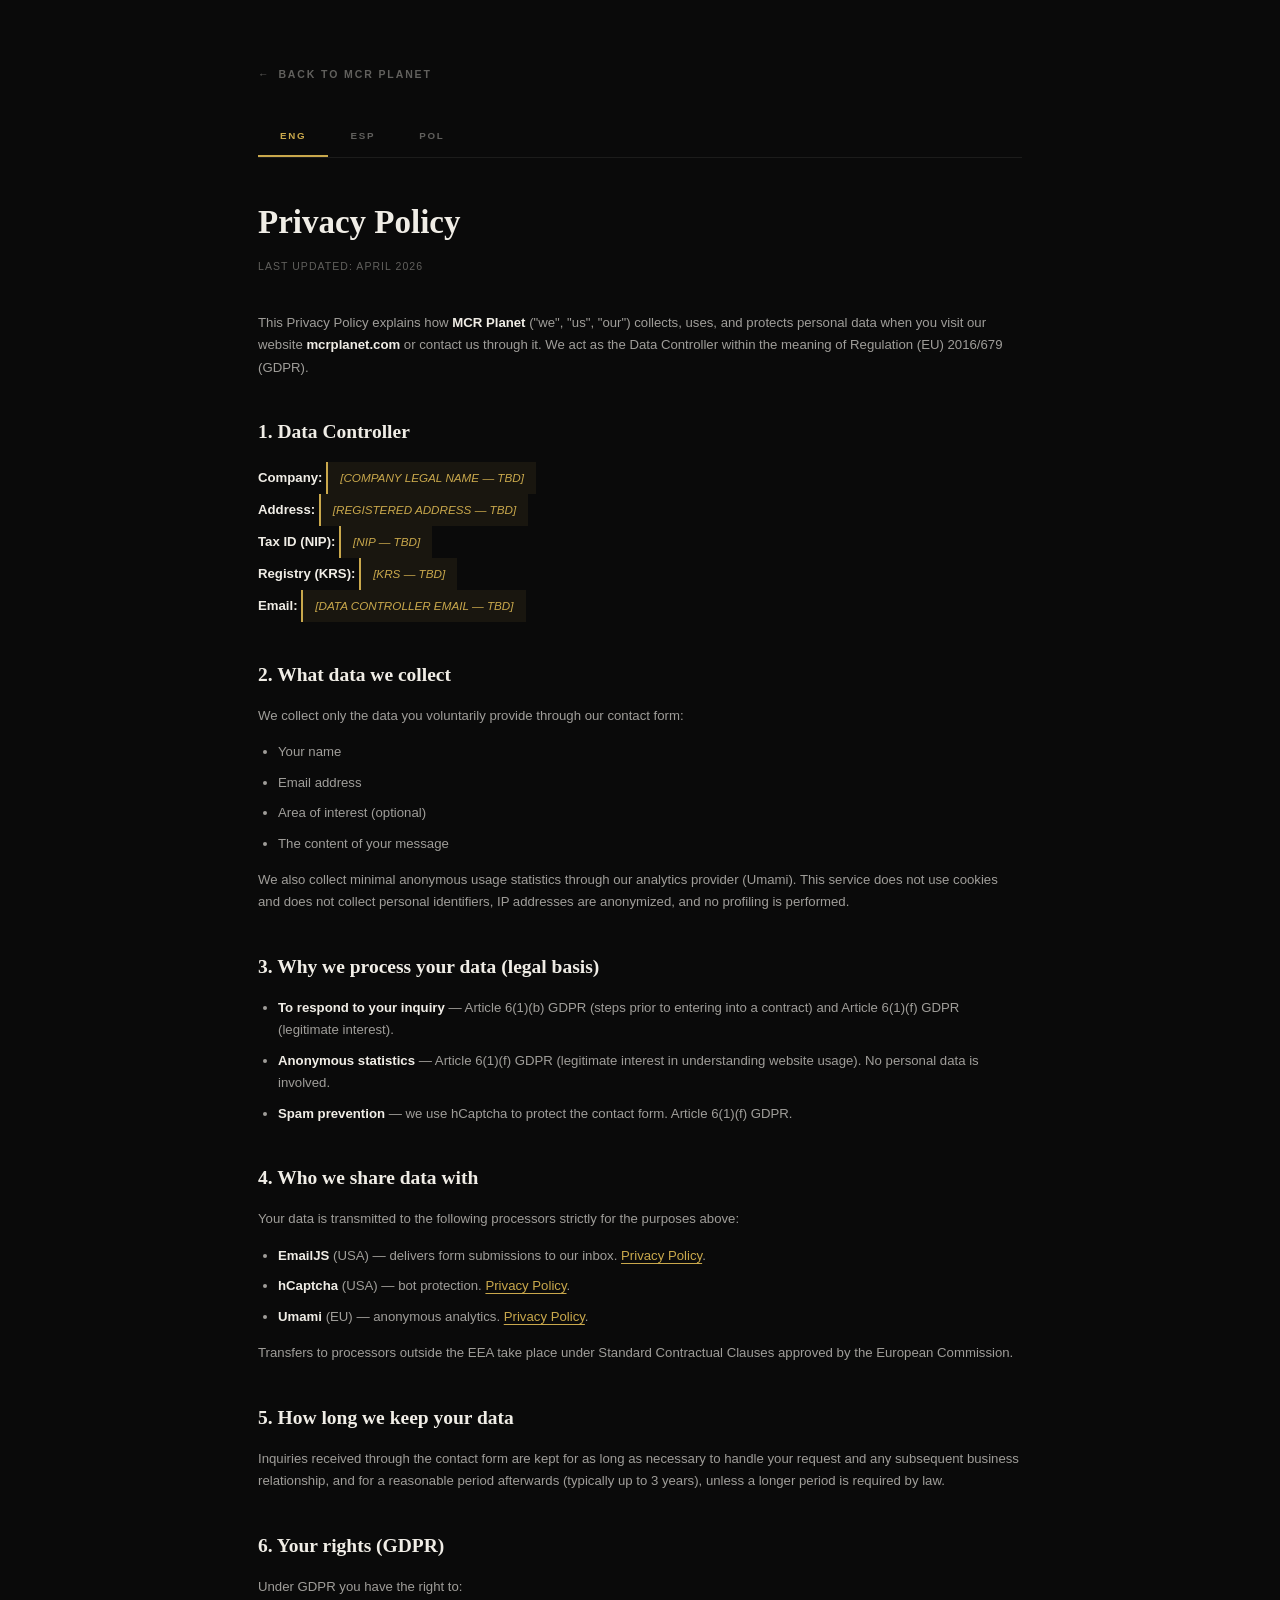
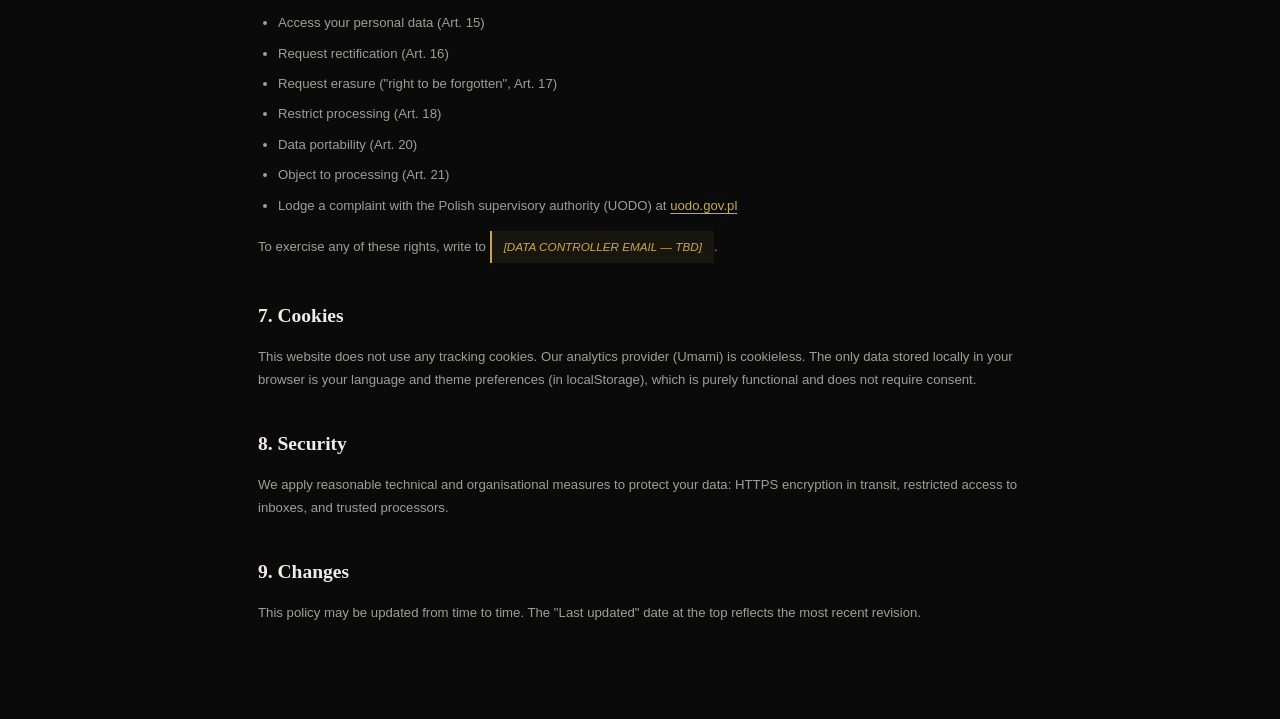
<file: pages/privacy.html>
<!DOCTYPE html>
<html lang="en">
<head>
<meta charset="UTF-8">
<meta name="viewport" content="width=device-width, initial-scale=1.0">
<title>Privacy Policy — MCR Planet</title>
<meta name="robots" content="noindex">
<link rel="icon" type="image/svg+xml" href="../favicon.svg">
<link rel="icon" type="image/png" sizes="32x32" href="../favicon-32.png">
<link rel="apple-touch-icon" sizes="180x180" href="../apple-touch-icon.png">
<link rel="stylesheet" href="../assets/css/base.css">
<style>
body{background:var(--bg);color:var(--text);font-family:'Nunito',sans-serif;line-height:1.7;padding:0;margin:0;}
.legal-wrap{max-width:820px;margin:0 auto;padding:60px 28px 80px;}
.legal-back{display:inline-flex;align-items:center;gap:8px;color:var(--text-3);text-decoration:none;font-size:.7rem;letter-spacing:.18em;text-transform:uppercase;font-weight:600;margin-bottom:32px;transition:color .2s;}
.legal-back:hover{color:var(--gold);}
.legal-lang{display:flex;gap:0;margin-bottom:36px;border-bottom:1px solid var(--border);}
.legal-lang button{background:none;border:none;border-bottom:2px solid transparent;color:var(--text-3);font-family:'Nunito',sans-serif;font-size:.65rem;letter-spacing:.18em;text-transform:uppercase;font-weight:600;padding:14px 22px;cursor:pointer;transition:color .2s,border-color .2s;}
.legal-lang button.active{color:var(--gold);border-bottom-color:var(--gold);}
.legal-lang button:hover{color:var(--text);}
.legal-content h1{font-family:'Libre Baskerville',serif;font-size:2.2rem;font-weight:700;margin-bottom:8px;color:var(--text);}
.legal-content .updated{font-size:.7rem;color:var(--text-3);letter-spacing:.1em;text-transform:uppercase;margin-bottom:36px;}
.legal-content h2{font-family:'Libre Baskerville',serif;font-size:1.3rem;font-weight:700;margin:36px 0 14px;color:var(--text);}
.legal-content p{font-size:.88rem;color:var(--text-2);margin-bottom:14px;}
.legal-content ul{margin:0 0 14px 20px;}
.legal-content li{font-size:.88rem;color:var(--text-2);margin-bottom:8px;}
.legal-content a{color:var(--gold);text-decoration:underline;text-underline-offset:3px;}
.legal-content a:hover{color:var(--text);}
.legal-content strong{color:var(--text);}
.legal-block{display:none;}
.legal-block.active{display:block;}
.legal-tbd{background:rgba(201,168,76,0.08);border-left:2px solid var(--gold);padding:6px 12px;display:inline-block;color:var(--gold);font-size:.78rem;font-style:italic;}
</style>
</head>
<body>
<div class="legal-wrap">
  <a href="../index.html" class="legal-back">← <span data-i18n-back>Back to MCR Planet</span></a>

  <div class="legal-lang">
    <button data-lang="en" class="active" onclick="setLegalLang('en')">ENG</button>
    <button data-lang="es" onclick="setLegalLang('es')">ESP</button>
    <button data-lang="pl" onclick="setLegalLang('pl')">POL</button>
  </div>

  <!-- ════════════════════ ENGLISH ════════════════════ -->
  <div class="legal-content legal-block active" data-block="en">
    <h1>Privacy Policy</h1>
    <p class="updated">Last updated: April 2026</p>

    <p>This Privacy Policy explains how <strong>MCR Planet</strong> ("we", "us", "our") collects, uses, and protects personal data when you visit our website <strong>mcrplanet.com</strong> or contact us through it. We act as the Data Controller within the meaning of Regulation (EU) 2016/679 (GDPR).</p>

    <h2>1. Data Controller</h2>
    <p>
      <strong>Company:</strong> <span class="legal-tbd">[COMPANY LEGAL NAME — TBD]</span><br>
      <strong>Address:</strong> <span class="legal-tbd">[REGISTERED ADDRESS — TBD]</span><br>
      <strong>Tax ID (NIP):</strong> <span class="legal-tbd">[NIP — TBD]</span><br>
      <strong>Registry (KRS):</strong> <span class="legal-tbd">[KRS — TBD]</span><br>
      <strong>Email:</strong> <span class="legal-tbd">[DATA CONTROLLER EMAIL — TBD]</span>
    </p>

    <h2>2. What data we collect</h2>
    <p>We collect only the data you voluntarily provide through our contact form:</p>
    <ul>
      <li>Your name</li>
      <li>Email address</li>
      <li>Area of interest (optional)</li>
      <li>The content of your message</li>
    </ul>
    <p>We also collect minimal anonymous usage statistics through our analytics provider (Umami). This service does not use cookies and does not collect personal identifiers, IP addresses are anonymized, and no profiling is performed.</p>

    <h2>3. Why we process your data (legal basis)</h2>
    <ul>
      <li><strong>To respond to your inquiry</strong> — Article 6(1)(b) GDPR (steps prior to entering into a contract) and Article 6(1)(f) GDPR (legitimate interest).</li>
      <li><strong>Anonymous statistics</strong> — Article 6(1)(f) GDPR (legitimate interest in understanding website usage). No personal data is involved.</li>
      <li><strong>Spam prevention</strong> — we use hCaptcha to protect the contact form. Article 6(1)(f) GDPR.</li>
    </ul>

    <h2>4. Who we share data with</h2>
    <p>Your data is transmitted to the following processors strictly for the purposes above:</p>
    <ul>
      <li><strong>EmailJS</strong> (USA) — delivers form submissions to our inbox. <a href="https://www.emailjs.com/legal/privacy-policy/" target="_blank">Privacy Policy</a>.</li>
      <li><strong>hCaptcha</strong> (USA) — bot protection. <a href="https://www.hcaptcha.com/privacy" target="_blank">Privacy Policy</a>.</li>
      <li><strong>Umami</strong> (EU) — anonymous analytics. <a href="https://umami.is/privacy" target="_blank">Privacy Policy</a>.</li>
    </ul>
    <p>Transfers to processors outside the EEA take place under Standard Contractual Clauses approved by the European Commission.</p>

    <h2>5. How long we keep your data</h2>
    <p>Inquiries received through the contact form are kept for as long as necessary to handle your request and any subsequent business relationship, and for a reasonable period afterwards (typically up to 3 years), unless a longer period is required by law.</p>

    <h2>6. Your rights (GDPR)</h2>
    <p>Under GDPR you have the right to:</p>
    <ul>
      <li>Access your personal data (Art. 15)</li>
      <li>Request rectification (Art. 16)</li>
      <li>Request erasure ("right to be forgotten", Art. 17)</li>
      <li>Restrict processing (Art. 18)</li>
      <li>Data portability (Art. 20)</li>
      <li>Object to processing (Art. 21)</li>
      <li>Lodge a complaint with the Polish supervisory authority (UODO) at <a href="https://uodo.gov.pl" target="_blank">uodo.gov.pl</a></li>
    </ul>
    <p>To exercise any of these rights, write to <span class="legal-tbd">[DATA CONTROLLER EMAIL — TBD]</span>.</p>

    <h2>7. Cookies</h2>
    <p>This website does not use any tracking cookies. Our analytics provider (Umami) is cookieless. The only data stored locally in your browser is your language and theme preferences (in localStorage), which is purely functional and does not require consent.</p>

    <h2>8. Security</h2>
    <p>We apply reasonable technical and organisational measures to protect your data: HTTPS encryption in transit, restricted access to inboxes, and trusted processors.</p>

    <h2>9. Changes</h2>
    <p>This policy may be updated from time to time. The "Last updated" date at the top reflects the most recent revision.</p>
  </div>

  <!-- ════════════════════ ESPAÑOL ════════════════════ -->
  <div class="legal-content legal-block" data-block="es">
    <h1>Política de Privacidad</h1>
    <p class="updated">Última actualización: abril 2026</p>

    <p>Esta Política de Privacidad explica cómo <strong>MCR Planet</strong> ("nosotros") recopila, utiliza y protege los datos personales cuando visita nuestro sitio web <strong>mcrplanet.com</strong> o nos contacta a través de él. Actuamos como Responsable del Tratamiento en el sentido del Reglamento (UE) 2016/679 (RGPD).</p>

    <h2>1. Responsable del Tratamiento</h2>
    <p>
      <strong>Empresa:</strong> <span class="legal-tbd">[NOMBRE LEGAL — TBD]</span><br>
      <strong>Dirección:</strong> <span class="legal-tbd">[DIRECCIÓN REGISTRADA — TBD]</span><br>
      <strong>NIP:</strong> <span class="legal-tbd">[NIP — TBD]</span><br>
      <strong>Registro (KRS):</strong> <span class="legal-tbd">[KRS — TBD]</span><br>
      <strong>Correo:</strong> <span class="legal-tbd">[CORREO RESPONSABLE — TBD]</span>
    </p>

    <h2>2. Qué datos recopilamos</h2>
    <p>Solo recopilamos los datos que usted proporciona voluntariamente a través de nuestro formulario de contacto:</p>
    <ul>
      <li>Su nombre</li>
      <li>Dirección de correo electrónico</li>
      <li>Área de interés (opcional)</li>
      <li>El contenido de su mensaje</li>
    </ul>
    <p>También recopilamos estadísticas anónimas mínimas a través de Umami. Este servicio no utiliza cookies, no recopila identificadores personales, las direcciones IP se anonimizan y no se realiza perfilado.</p>

    <h2>3. Por qué tratamos sus datos (base legal)</h2>
    <ul>
      <li><strong>Para responder a su consulta</strong> — Art. 6(1)(b) RGPD (medidas precontractuales) y Art. 6(1)(f) RGPD (interés legítimo).</li>
      <li><strong>Estadísticas anónimas</strong> — Art. 6(1)(f) RGPD (interés legítimo en comprender el uso del sitio).</li>
      <li><strong>Prevención de spam</strong> — usamos hCaptcha. Art. 6(1)(f) RGPD.</li>
    </ul>

    <h2>4. Con quién compartimos los datos</h2>
    <p>Sus datos se transmiten a los siguientes encargados del tratamiento, estrictamente para los fines anteriores:</p>
    <ul>
      <li><strong>EmailJS</strong> (EE.UU.) — entrega los mensajes del formulario. <a href="https://www.emailjs.com/legal/privacy-policy/" target="_blank">Política</a>.</li>
      <li><strong>hCaptcha</strong> (EE.UU.) — protección anti-bots. <a href="https://www.hcaptcha.com/privacy" target="_blank">Política</a>.</li>
      <li><strong>Umami</strong> (UE) — analítica anónima. <a href="https://umami.is/privacy" target="_blank">Política</a>.</li>
    </ul>
    <p>Las transferencias a encargados fuera del EEE se realizan bajo Cláusulas Contractuales Tipo aprobadas por la Comisión Europea.</p>

    <h2>5. Cuánto tiempo conservamos sus datos</h2>
    <p>Las consultas recibidas se conservan durante el tiempo necesario para gestionar su solicitud y cualquier relación comercial posterior, y durante un período razonable después (normalmente hasta 3 años), salvo que la ley exija un período más largo.</p>

    <h2>6. Sus derechos (RGPD)</h2>
    <p>Conforme al RGPD usted tiene derecho a:</p>
    <ul>
      <li>Acceder a sus datos personales (Art. 15)</li>
      <li>Rectificación (Art. 16)</li>
      <li>Supresión ("derecho al olvido", Art. 17)</li>
      <li>Limitación del tratamiento (Art. 18)</li>
      <li>Portabilidad de datos (Art. 20)</li>
      <li>Oposición al tratamiento (Art. 21)</li>
      <li>Presentar reclamación ante la autoridad polaca (UODO) en <a href="https://uodo.gov.pl" target="_blank">uodo.gov.pl</a></li>
    </ul>
    <p>Para ejercer estos derechos escriba a <span class="legal-tbd">[CORREO RESPONSABLE — TBD]</span>.</p>

    <h2>7. Cookies</h2>
    <p>Este sitio no utiliza cookies de seguimiento. Nuestro proveedor de analítica (Umami) no usa cookies. Los únicos datos almacenados localmente en su navegador son sus preferencias de idioma y tema (localStorage), que son puramente funcionales y no requieren consentimiento.</p>

    <h2>8. Seguridad</h2>
    <p>Aplicamos medidas técnicas y organizativas razonables para proteger sus datos: cifrado HTTPS en tránsito, acceso restringido a las bandejas de entrada y encargados de confianza.</p>

    <h2>9. Cambios</h2>
    <p>Esta política puede actualizarse periódicamente. La fecha de "Última actualización" en la parte superior refleja la revisión más reciente.</p>
  </div>

  <!-- ════════════════════ POLSKI ════════════════════ -->
  <div class="legal-content legal-block" data-block="pl">
    <h1>Polityka Prywatności</h1>
    <p class="updated">Ostatnia aktualizacja: kwiecień 2026</p>

    <p>Niniejsza Polityka Prywatności wyjaśnia, w jaki sposób <strong>MCR Planet</strong> ("my") zbiera, wykorzystuje i chroni dane osobowe podczas odwiedzania naszej strony <strong>mcrplanet.com</strong> lub kontaktu z nami za jej pośrednictwem. Działamy jako Administrator Danych w rozumieniu Rozporządzenia (UE) 2016/679 (RODO).</p>

    <h2>1. Administrator Danych</h2>
    <p>
      <strong>Firma:</strong> <span class="legal-tbd">[NAZWA PRAWNA — TBD]</span><br>
      <strong>Adres:</strong> <span class="legal-tbd">[ADRES SIEDZIBY — TBD]</span><br>
      <strong>NIP:</strong> <span class="legal-tbd">[NIP — TBD]</span><br>
      <strong>KRS:</strong> <span class="legal-tbd">[KRS — TBD]</span><br>
      <strong>E-mail:</strong> <span class="legal-tbd">[E-MAIL ADMINISTRATORA — TBD]</span>
    </p>

    <h2>2. Jakie dane zbieramy</h2>
    <p>Zbieramy wyłącznie dane, które dobrowolnie podajesz w naszym formularzu kontaktowym:</p>
    <ul>
      <li>Imię</li>
      <li>Adres e-mail</li>
      <li>Obszar zainteresowania (opcjonalnie)</li>
      <li>Treść wiadomości</li>
    </ul>
    <p>Zbieramy również minimalne anonimowe statystyki użytkowania za pośrednictwem Umami. Usługa ta nie używa plików cookie, nie zbiera identyfikatorów osobistych, adresy IP są anonimizowane, profilowanie nie jest stosowane.</p>

    <h2>3. Dlaczego przetwarzamy Twoje dane (podstawa prawna)</h2>
    <ul>
      <li><strong>Aby odpowiedzieć na Twoje zapytanie</strong> — art. 6 ust. 1 lit. b RODO (czynności poprzedzające zawarcie umowy) i art. 6 ust. 1 lit. f RODO (prawnie uzasadniony interes).</li>
      <li><strong>Anonimowe statystyki</strong> — art. 6 ust. 1 lit. f RODO (uzasadniony interes w zrozumieniu sposobu korzystania ze strony).</li>
      <li><strong>Ochrona przed spamem</strong> — używamy hCaptcha. Art. 6 ust. 1 lit. f RODO.</li>
    </ul>

    <h2>4. Komu udostępniamy dane</h2>
    <p>Twoje dane są przekazywane następującym podmiotom przetwarzającym wyłącznie w powyższych celach:</p>
    <ul>
      <li><strong>EmailJS</strong> (USA) — dostarcza wiadomości z formularza. <a href="https://www.emailjs.com/legal/privacy-policy/" target="_blank">Polityka</a>.</li>
      <li><strong>hCaptcha</strong> (USA) — ochrona przed botami. <a href="https://www.hcaptcha.com/privacy" target="_blank">Polityka</a>.</li>
      <li><strong>Umami</strong> (UE) — anonimowa analityka. <a href="https://umami.is/privacy" target="_blank">Polityka</a>.</li>
    </ul>
    <p>Przekazywanie danych do podmiotów spoza EOG odbywa się na podstawie Standardowych Klauzul Umownych zatwierdzonych przez Komisję Europejską.</p>

    <h2>5. Jak długo przechowujemy Twoje dane</h2>
    <p>Zapytania otrzymane przez formularz są przechowywane tak długo, jak jest to konieczne do obsługi Twojej prośby i ewentualnej późniejszej współpracy biznesowej, oraz przez rozsądny okres po tym (zazwyczaj do 3 lat), chyba że dłuższy okres jest wymagany przez prawo.</p>

    <h2>6. Twoje prawa (RODO)</h2>
    <p>Zgodnie z RODO masz prawo do:</p>
    <ul>
      <li>Dostępu do swoich danych osobowych (art. 15)</li>
      <li>Sprostowania (art. 16)</li>
      <li>Usunięcia ("prawo do bycia zapomnianym", art. 17)</li>
      <li>Ograniczenia przetwarzania (art. 18)</li>
      <li>Przenoszenia danych (art. 20)</li>
      <li>Sprzeciwu wobec przetwarzania (art. 21)</li>
      <li>Wniesienia skargi do Prezesa UODO: <a href="https://uodo.gov.pl" target="_blank">uodo.gov.pl</a></li>
    </ul>
    <p>Aby skorzystać z tych praw, napisz na <span class="legal-tbd">[E-MAIL ADMINISTRATORA — TBD]</span>.</p>

    <h2>7. Pliki cookie</h2>
    <p>Ta strona nie używa śledzących plików cookie. Nasz dostawca analityki (Umami) nie używa plików cookie. Jedyne dane przechowywane lokalnie w Twojej przeglądarce to ustawienia języka i motywu (localStorage), które są czysto funkcjonalne i nie wymagają zgody.</p>

    <h2>8. Bezpieczeństwo</h2>
    <p>Stosujemy rozsądne środki techniczne i organizacyjne w celu ochrony Twoich danych: szyfrowanie HTTPS, ograniczony dostęp do skrzynek odbiorczych oraz zaufanych podmiotów przetwarzających.</p>

    <h2>9. Zmiany</h2>
    <p>Niniejsza polityka może być okresowo aktualizowana. Data "Ostatnia aktualizacja" na górze odzwierciedla najnowszą wersję.</p>
  </div>
</div>

<script>
function setLegalLang(l){
  var blocks = document.querySelectorAll('.legal-block');
  blocks.forEach(function(b){ b.classList.toggle('active', b.getAttribute('data-block') === l); });
  var btns = document.querySelectorAll('.legal-lang button');
  btns.forEach(function(b){ b.classList.toggle('active', b.getAttribute('data-lang') === l); });
  var backLabels = {en:'Back to MCR Planet', es:'Volver a MCR Planet', pl:'Powrót do MCR Planet'};
  var backEl = document.querySelector('[data-i18n-back]');
  if(backEl) backEl.textContent = backLabels[l] || backLabels.en;
  document.documentElement.lang = l;
  try { localStorage.setItem('mcr_lang', l); } catch(e){}
}
/* Загрузим сохранённый язык */
(function(){
  try {
    var saved = localStorage.getItem('mcr_lang');
    if(saved && ['en','es','pl'].indexOf(saved) >= 0){ setLegalLang(saved); }
  } catch(e){}
  /* Тема */
  try {
    var th = localStorage.getItem('mcr_theme');
    if(th === '1' || th === 'light') document.documentElement.className = 'light';
  } catch(e){}
})();
</script>
</body>
</html>
</file>
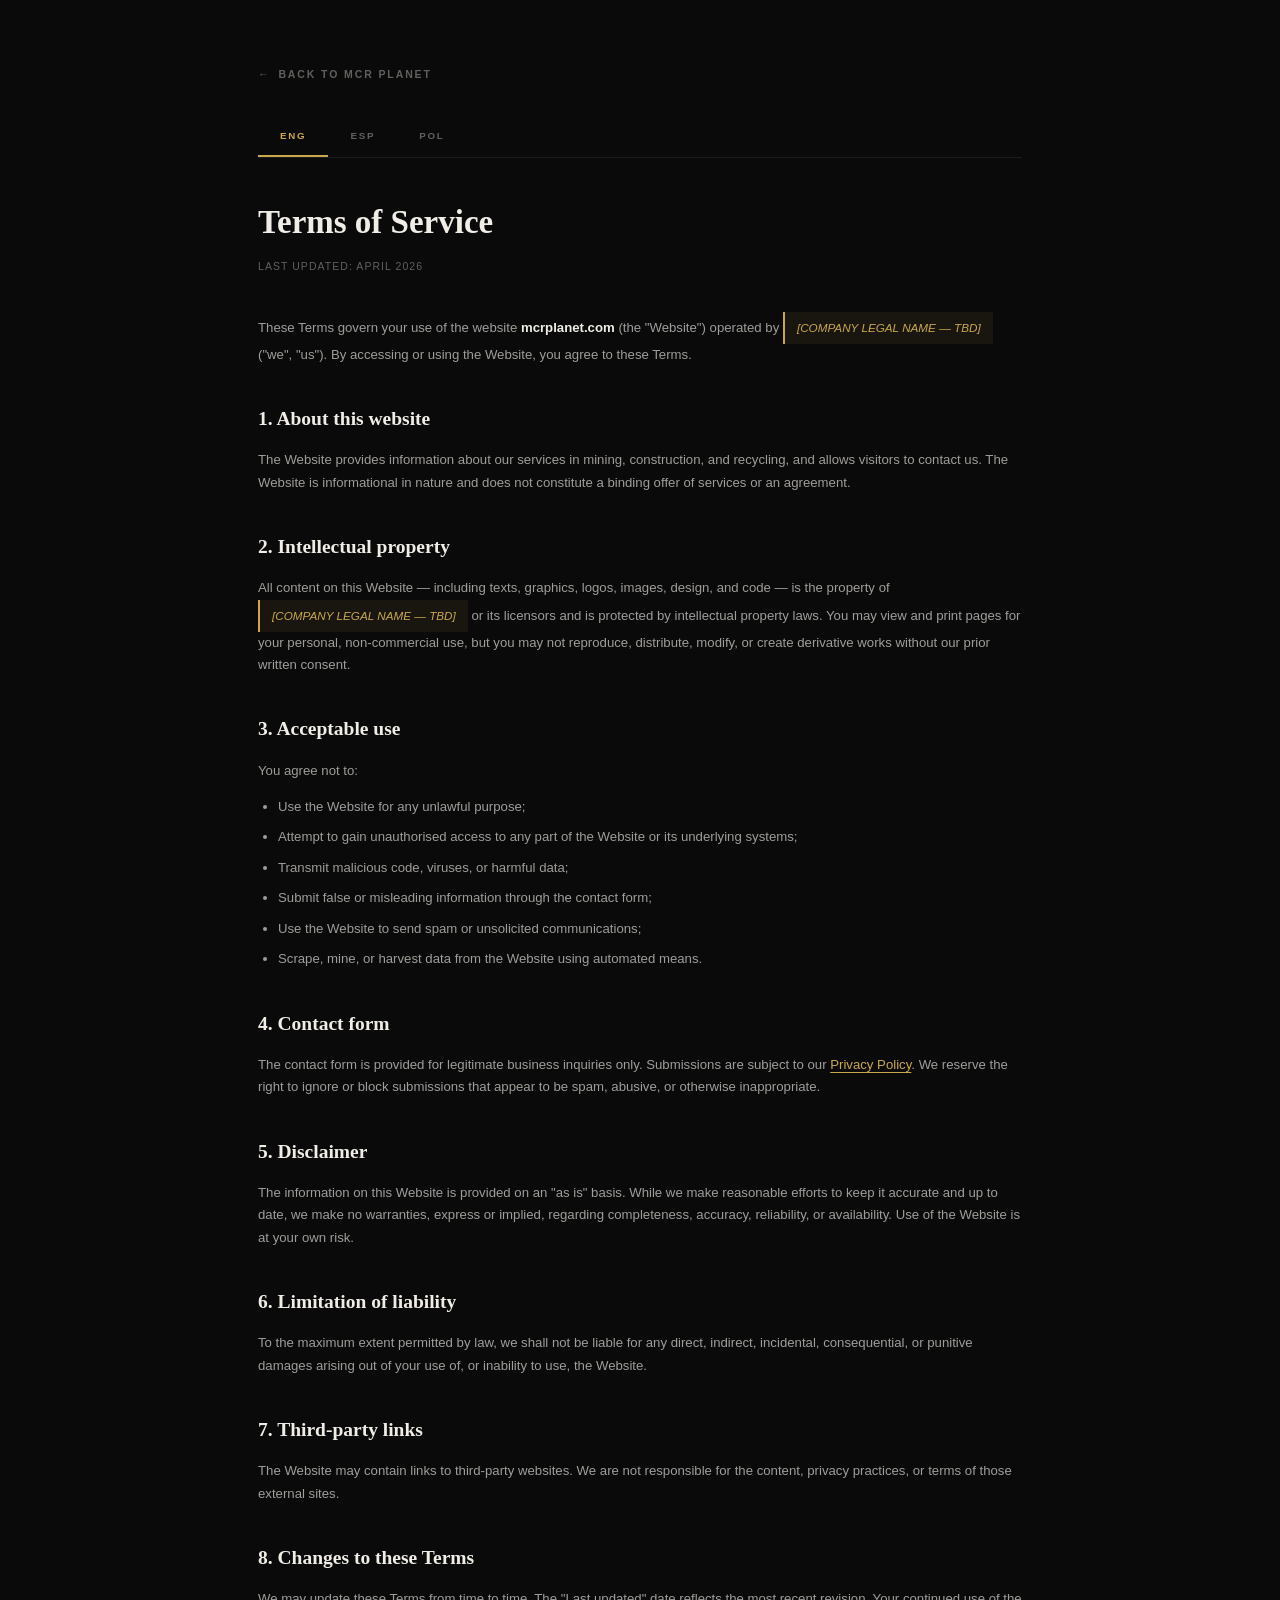
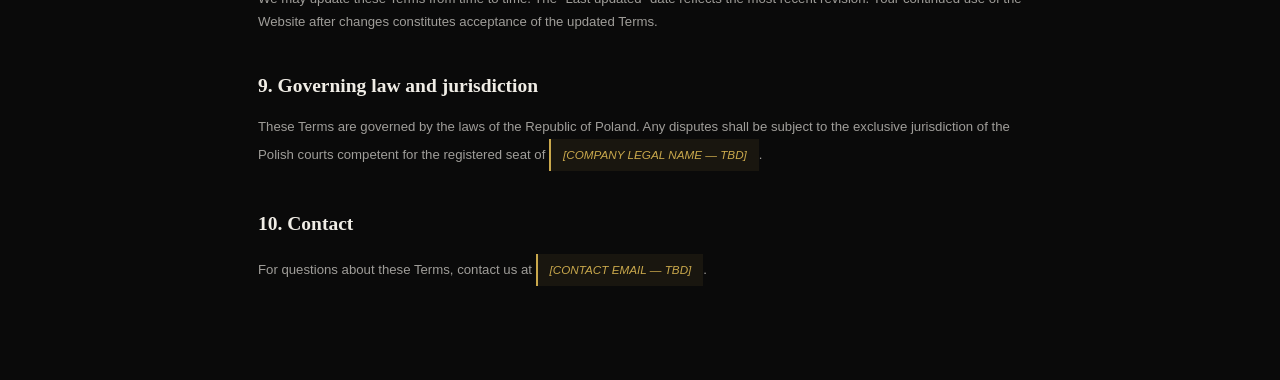
<file: pages/terms.html>
<!DOCTYPE html>
<html lang="en">
<head>
<meta charset="UTF-8">
<meta name="viewport" content="width=device-width, initial-scale=1.0">
<title>Terms of Service — MCR Planet</title>
<meta name="robots" content="noindex">
<link rel="icon" type="image/svg+xml" href="../favicon.svg">
<link rel="icon" type="image/png" sizes="32x32" href="../favicon-32.png">
<link rel="apple-touch-icon" sizes="180x180" href="../apple-touch-icon.png">
<link rel="stylesheet" href="../assets/css/base.css">
<style>
body{background:var(--bg);color:var(--text);font-family:'Nunito',sans-serif;line-height:1.7;padding:0;margin:0;}
.legal-wrap{max-width:820px;margin:0 auto;padding:60px 28px 80px;}
.legal-back{display:inline-flex;align-items:center;gap:8px;color:var(--text-3);text-decoration:none;font-size:.7rem;letter-spacing:.18em;text-transform:uppercase;font-weight:600;margin-bottom:32px;transition:color .2s;}
.legal-back:hover{color:var(--gold);}
.legal-lang{display:flex;gap:0;margin-bottom:36px;border-bottom:1px solid var(--border);}
.legal-lang button{background:none;border:none;border-bottom:2px solid transparent;color:var(--text-3);font-family:'Nunito',sans-serif;font-size:.65rem;letter-spacing:.18em;text-transform:uppercase;font-weight:600;padding:14px 22px;cursor:pointer;transition:color .2s,border-color .2s;}
.legal-lang button.active{color:var(--gold);border-bottom-color:var(--gold);}
.legal-lang button:hover{color:var(--text);}
.legal-content h1{font-family:'Libre Baskerville',serif;font-size:2.2rem;font-weight:700;margin-bottom:8px;color:var(--text);}
.legal-content .updated{font-size:.7rem;color:var(--text-3);letter-spacing:.1em;text-transform:uppercase;margin-bottom:36px;}
.legal-content h2{font-family:'Libre Baskerville',serif;font-size:1.3rem;font-weight:700;margin:36px 0 14px;color:var(--text);}
.legal-content p{font-size:.88rem;color:var(--text-2);margin-bottom:14px;}
.legal-content ul{margin:0 0 14px 20px;}
.legal-content li{font-size:.88rem;color:var(--text-2);margin-bottom:8px;}
.legal-content a{color:var(--gold);text-decoration:underline;text-underline-offset:3px;}
.legal-content a:hover{color:var(--text);}
.legal-content strong{color:var(--text);}
.legal-block{display:none;}
.legal-block.active{display:block;}
.legal-tbd{background:rgba(201,168,76,0.08);border-left:2px solid var(--gold);padding:6px 12px;display:inline-block;color:var(--gold);font-size:.78rem;font-style:italic;}
</style>
</head>
<body>
<div class="legal-wrap">
  <a href="../index.html" class="legal-back">← <span data-i18n-back>Back to MCR Planet</span></a>

  <div class="legal-lang">
    <button data-lang="en" class="active" onclick="setLegalLang('en')">ENG</button>
    <button data-lang="es" onclick="setLegalLang('es')">ESP</button>
    <button data-lang="pl" onclick="setLegalLang('pl')">POL</button>
  </div>

  <!-- ════════════════════ ENGLISH ════════════════════ -->
  <div class="legal-content legal-block active" data-block="en">
    <h1>Terms of Service</h1>
    <p class="updated">Last updated: April 2026</p>

    <p>These Terms govern your use of the website <strong>mcrplanet.com</strong> (the "Website") operated by <span class="legal-tbd">[COMPANY LEGAL NAME — TBD]</span> ("we", "us"). By accessing or using the Website, you agree to these Terms.</p>

    <h2>1. About this website</h2>
    <p>The Website provides information about our services in mining, construction, and recycling, and allows visitors to contact us. The Website is informational in nature and does not constitute a binding offer of services or an agreement.</p>

    <h2>2. Intellectual property</h2>
    <p>All content on this Website — including texts, graphics, logos, images, design, and code — is the property of <span class="legal-tbd">[COMPANY LEGAL NAME — TBD]</span> or its licensors and is protected by intellectual property laws. You may view and print pages for your personal, non-commercial use, but you may not reproduce, distribute, modify, or create derivative works without our prior written consent.</p>

    <h2>3. Acceptable use</h2>
    <p>You agree not to:</p>
    <ul>
      <li>Use the Website for any unlawful purpose;</li>
      <li>Attempt to gain unauthorised access to any part of the Website or its underlying systems;</li>
      <li>Transmit malicious code, viruses, or harmful data;</li>
      <li>Submit false or misleading information through the contact form;</li>
      <li>Use the Website to send spam or unsolicited communications;</li>
      <li>Scrape, mine, or harvest data from the Website using automated means.</li>
    </ul>

    <h2>4. Contact form</h2>
    <p>The contact form is provided for legitimate business inquiries only. Submissions are subject to our <a href="privacy.html">Privacy Policy</a>. We reserve the right to ignore or block submissions that appear to be spam, abusive, or otherwise inappropriate.</p>

    <h2>5. Disclaimer</h2>
    <p>The information on this Website is provided on an "as is" basis. While we make reasonable efforts to keep it accurate and up to date, we make no warranties, express or implied, regarding completeness, accuracy, reliability, or availability. Use of the Website is at your own risk.</p>

    <h2>6. Limitation of liability</h2>
    <p>To the maximum extent permitted by law, we shall not be liable for any direct, indirect, incidental, consequential, or punitive damages arising out of your use of, or inability to use, the Website.</p>

    <h2>7. Third-party links</h2>
    <p>The Website may contain links to third-party websites. We are not responsible for the content, privacy practices, or terms of those external sites.</p>

    <h2>8. Changes to these Terms</h2>
    <p>We may update these Terms from time to time. The "Last updated" date reflects the most recent revision. Your continued use of the Website after changes constitutes acceptance of the updated Terms.</p>

    <h2>9. Governing law and jurisdiction</h2>
    <p>These Terms are governed by the laws of the Republic of Poland. Any disputes shall be subject to the exclusive jurisdiction of the Polish courts competent for the registered seat of <span class="legal-tbd">[COMPANY LEGAL NAME — TBD]</span>.</p>

    <h2>10. Contact</h2>
    <p>For questions about these Terms, contact us at <span class="legal-tbd">[CONTACT EMAIL — TBD]</span>.</p>
  </div>

  <!-- ════════════════════ ESPAÑOL ════════════════════ -->
  <div class="legal-content legal-block" data-block="es">
    <h1>Términos de Servicio</h1>
    <p class="updated">Última actualización: abril 2026</p>

    <p>Estos Términos rigen el uso del sitio web <strong>mcrplanet.com</strong> (el "Sitio") operado por <span class="legal-tbd">[NOMBRE LEGAL — TBD]</span> ("nosotros"). Al acceder o utilizar el Sitio, usted acepta estos Términos.</p>

    <h2>1. Sobre este sitio</h2>
    <p>El Sitio proporciona información sobre nuestros servicios en minería, construcción y reciclaje, y permite a los visitantes contactarnos. El Sitio tiene carácter informativo y no constituye una oferta vinculante de servicios ni un acuerdo.</p>

    <h2>2. Propiedad intelectual</h2>
    <p>Todo el contenido de este Sitio — textos, gráficos, logotipos, imágenes, diseño y código — es propiedad de <span class="legal-tbd">[NOMBRE LEGAL — TBD]</span> o de sus licenciantes y está protegido por las leyes de propiedad intelectual. Puede ver e imprimir páginas para uso personal y no comercial, pero no puede reproducir, distribuir, modificar o crear obras derivadas sin nuestro consentimiento previo por escrito.</p>

    <h2>3. Uso aceptable</h2>
    <p>Usted acepta no:</p>
    <ul>
      <li>Usar el Sitio para fines ilegales;</li>
      <li>Intentar obtener acceso no autorizado a ninguna parte del Sitio;</li>
      <li>Transmitir código malicioso, virus o datos dañinos;</li>
      <li>Enviar información falsa o engañosa a través del formulario de contacto;</li>
      <li>Usar el Sitio para enviar spam o comunicaciones no solicitadas;</li>
      <li>Extraer datos del Sitio mediante medios automatizados.</li>
    </ul>

    <h2>4. Formulario de contacto</h2>
    <p>El formulario de contacto se proporciona únicamente para consultas comerciales legítimas. Los envíos están sujetos a nuestra <a href="privacy.html">Política de Privacidad</a>. Nos reservamos el derecho de ignorar o bloquear envíos que parezcan spam, abusivos o inapropiados.</p>

    <h2>5. Aviso legal</h2>
    <p>La información de este Sitio se proporciona "tal cual". Aunque hacemos esfuerzos razonables para mantenerla precisa y actualizada, no ofrecemos garantías sobre su integridad, exactitud, fiabilidad o disponibilidad. El uso del Sitio es bajo su propio riesgo.</p>

    <h2>6. Limitación de responsabilidad</h2>
    <p>En la máxima medida permitida por la ley, no seremos responsables de ningún daño directo, indirecto, incidental, consecuente o punitivo derivado del uso o la imposibilidad de usar el Sitio.</p>

    <h2>7. Enlaces a terceros</h2>
    <p>El Sitio puede contener enlaces a sitios web de terceros. No somos responsables del contenido, las prácticas de privacidad o los términos de esos sitios externos.</p>

    <h2>8. Cambios en estos Términos</h2>
    <p>Podemos actualizar estos Términos periódicamente. La fecha de "Última actualización" refleja la revisión más reciente. Su uso continuado del Sitio después de los cambios constituye la aceptación de los Términos actualizados.</p>

    <h2>9. Ley aplicable y jurisdicción</h2>
    <p>Estos Términos se rigen por las leyes de la República de Polonia. Cualquier disputa estará sujeta a la jurisdicción exclusiva de los tribunales polacos competentes para la sede registrada de <span class="legal-tbd">[NOMBRE LEGAL — TBD]</span>.</p>

    <h2>10. Contacto</h2>
    <p>Para preguntas sobre estos Términos, contáctenos en <span class="legal-tbd">[CORREO DE CONTACTO — TBD]</span>.</p>
  </div>

  <!-- ════════════════════ POLSKI ════════════════════ -->
  <div class="legal-content legal-block" data-block="pl">
    <h1>Regulamin</h1>
    <p class="updated">Ostatnia aktualizacja: kwiecień 2026</p>

    <p>Niniejszy Regulamin określa zasady korzystania ze strony internetowej <strong>mcrplanet.com</strong> ("Strona") prowadzonej przez <span class="legal-tbd">[NAZWA PRAWNA — TBD]</span> ("my"). Korzystając ze Strony, akceptujesz niniejszy Regulamin.</p>

    <h2>1. O tej stronie</h2>
    <p>Strona zawiera informacje o naszych usługach w zakresie górnictwa, budownictwa i recyklingu oraz umożliwia odwiedzającym kontakt z nami. Strona ma charakter informacyjny i nie stanowi wiążącej oferty usług ani umowy.</p>

    <h2>2. Własność intelektualna</h2>
    <p>Wszystkie treści na tej Stronie — teksty, grafiki, logo, obrazy, projekt i kod — są własnością <span class="legal-tbd">[NAZWA PRAWNA — TBD]</span> lub jej licencjodawców i podlegają ochronie prawa własności intelektualnej. Możesz przeglądać i drukować strony do osobistego, niekomercyjnego użytku, ale nie możesz ich powielać, rozpowszechniać, modyfikować ani tworzyć dzieł pochodnych bez naszej uprzedniej pisemnej zgody.</p>

    <h2>3. Dopuszczalne korzystanie</h2>
    <p>Zobowiązujesz się nie:</p>
    <ul>
      <li>Wykorzystywać Strony do celów niezgodnych z prawem;</li>
      <li>Próbować uzyskać nieautoryzowanego dostępu do jakiejkolwiek części Strony;</li>
      <li>Przesyłać złośliwego kodu, wirusów lub szkodliwych danych;</li>
      <li>Wysyłać fałszywych lub wprowadzających w błąd informacji przez formularz kontaktowy;</li>
      <li>Wykorzystywać Strony do wysyłania spamu lub niezamówionej komunikacji;</li>
      <li>Pobierać danych ze Strony przy użyciu zautomatyzowanych środków.</li>
    </ul>

    <h2>4. Formularz kontaktowy</h2>
    <p>Formularz kontaktowy jest udostępniany wyłącznie do uzasadnionych zapytań biznesowych. Zgłoszenia podlegają naszej <a href="privacy.html">Polityce Prywatności</a>. Zastrzegamy sobie prawo do ignorowania lub blokowania zgłoszeń, które wydają się być spamem, obraźliwe lub w inny sposób nieodpowiednie.</p>

    <h2>5. Zastrzeżenie prawne</h2>
    <p>Informacje na tej Stronie są udostępniane "w stanie, w jakim są". Mimo że dokładamy uzasadnionych starań, aby były dokładne i aktualne, nie udzielamy żadnych gwarancji co do kompletności, dokładności, niezawodności ani dostępności. Korzystanie ze Strony odbywa się na własne ryzyko.</p>

    <h2>6. Ograniczenie odpowiedzialności</h2>
    <p>W maksymalnym zakresie dozwolonym przez prawo nie ponosimy odpowiedzialności za jakiekolwiek bezpośrednie, pośrednie, przypadkowe, wynikowe lub karne szkody wynikające z korzystania lub niemożności korzystania ze Strony.</p>

    <h2>7. Linki do stron trzecich</h2>
    <p>Strona może zawierać linki do witryn osób trzecich. Nie ponosimy odpowiedzialności za treści, praktyki prywatności ani warunki tych zewnętrznych witryn.</p>

    <h2>8. Zmiany Regulaminu</h2>
    <p>Możemy okresowo aktualizować niniejszy Regulamin. Data "Ostatnia aktualizacja" odzwierciedla najnowszą wersję. Dalsze korzystanie ze Strony po zmianach oznacza akceptację zaktualizowanego Regulaminu.</p>

    <h2>9. Prawo właściwe i jurysdykcja</h2>
    <p>Niniejszy Regulamin podlega prawu Rzeczypospolitej Polskiej. Wszelkie spory będą rozstrzygane wyłącznie przez sądy polskie właściwe dla siedziby <span class="legal-tbd">[NAZWA PRAWNA — TBD]</span>.</p>

    <h2>10. Kontakt</h2>
    <p>W przypadku pytań dotyczących niniejszego Regulaminu skontaktuj się z nami pod adresem <span class="legal-tbd">[E-MAIL KONTAKTOWY — TBD]</span>.</p>
  </div>
</div>

<script>
function setLegalLang(l){
  var blocks = document.querySelectorAll('.legal-block');
  blocks.forEach(function(b){ b.classList.toggle('active', b.getAttribute('data-block') === l); });
  var btns = document.querySelectorAll('.legal-lang button');
  btns.forEach(function(b){ b.classList.toggle('active', b.getAttribute('data-lang') === l); });
  var backLabels = {en:'Back to MCR Planet', es:'Volver a MCR Planet', pl:'Powrót do MCR Planet'};
  var backEl = document.querySelector('[data-i18n-back]');
  if(backEl) backEl.textContent = backLabels[l] || backLabels.en;
  document.documentElement.lang = l;
  try { localStorage.setItem('mcr_lang', l); } catch(e){}
}
(function(){
  try {
    var saved = localStorage.getItem('mcr_lang');
    if(saved && ['en','es','pl'].indexOf(saved) >= 0){ setLegalLang(saved); }
  } catch(e){}
  try {
    var th = localStorage.getItem('mcr_theme');
    if(th === '1' || th === 'light') document.documentElement.className = 'light';
  } catch(e){}
})();
</script>
</body>
</html>
</file>
<file: assets/css/base.css>
/* === BASE: variables, reset, theme, fonts === */
/* THEME VARIABLES */
:root {
  --gold:#c9a84c; --mine:#c9a84c; --construction:#4a7fa5; --recycling:#5a9e6f; --new:#7a7a7a;
  --nav-h:68px;
  --bg:#0a0a0a; --bg-nav:rgba(10,10,10,0.95); --surface:#121212;
  --text:#f0ede6; --text-2:rgba(240,237,230,0.65); --text-3:rgba(240,237,230,0.38);
  --border:rgba(240,237,230,0.08); --border-h:rgba(201,168,76,0.35); --card-h:rgba(240,237,230,0.02);
}
html.light {
  --bg:#f0ede6; --bg-nav:rgba(240,237,230,0.97); --surface:#e8e4dc;
  --text:#0d0d0d; --text-2:#1e1e1e; --text-3:#555555;
  --border:rgba(0,0,0,0.13); --border-h:rgba(201,168,76,0.6); --card-h:rgba(0,0,0,0.03);
}
*{margin:0;padding:0;box-sizing:border-box;-webkit-tap-highlight-color:transparent;}
/* FLUID TYPOGRAPHY — одинаковое масштабирование на всех страницах сайта */
html{font-size:clamp(15px, 1.05vw, 22px);scroll-behavior:smooth;}
@media(max-width:768px){html{font-size:clamp(15px, 4vw, 17px);}}
/* Убираем smooth-scroll для пользователей которые предпочитают меньше движения (accessibility) */
@media (prefers-reduced-motion: reduce){
  html{scroll-behavior:auto;}
  .rv{transition:none !important;transform:none !important;opacity:1 !important;}
}
body{background:var(--bg);color:var(--text);font-family:'Nunito',sans-serif;font-weight:400;overflow-x:hidden;-webkit-font-smoothing:antialiased;-webkit-transition:background 0.3s,color 0.3s;transition:background 0.3s,color 0.3s;}

/* LOADING — используем display:none сразу после fade, не зависим от CSS переменных */
#loading{
  position:fixed;
  top:0;left:0;right:0;bottom:0;
  background:#0a0a0a;
  display:-webkit-box;display:-webkit-flex;display:flex;
  -webkit-box-align:center;-webkit-align-items:center;align-items:center;
  -webkit-box-pack:center;-webkit-justify-content:center;justify-content:center;
  z-index:9999;
  -webkit-transition:opacity 0.45s ease;transition:opacity 0.45s ease;
}
#loading.fade{opacity:0;pointer-events:none;}
.loading-logo{
  font-family:'Libre Baskerville',serif;
  font-size:2rem;font-weight:600;letter-spacing:.35em;
  color:#c9a84c;text-transform:uppercase;
  -webkit-animation:ldpulse 1.2s ease infinite;animation:ldpulse 1.2s ease infinite;
}
@-webkit-keyframes ldpulse{0%,100%{opacity:0.4}50%{opacity:1}}
@keyframes ldpulse{0%,100%{opacity:0.4}50%{opacity:1}}

/* NAV */
nav{
  position:fixed;top:0;left:0;right:0;z-index:200;
  display:-webkit-box;display:-webkit-flex;display:flex;
  -webkit-box-align:center;-webkit-align-items:center;align-items:center;
  -webkit-box-pack:justify;-webkit-justify-content:space-between;justify-content:space-between;
  height:var(--nav-h);padding:0 52px;
  background:var(--bg-nav);
  -webkit-backdrop-filter:blur(18px);backdrop-filter:blur(18px);
  border-bottom:1px solid var(--border);
  max-width:100%;
  box-sizing:border-box;
}
/* На средних экранах сохраняем адекватные отступы, чтобы лого и языки не лепились к краю */
@media(max-width:1200px){ nav{padding:0 36px;} }
@media(max-width:900px){  nav{padding:0 28px;} }
.nav-logo{font-family:'Libre Baskerville',serif;font-size:1.3rem;font-weight:600;letter-spacing:.3em;color:var(--gold) !important;text-transform:uppercase;text-decoration:none;cursor:pointer;background:none;border:none;padding:0;}
.nav-center{display:-webkit-box;display:-webkit-flex;display:flex;list-style:none;}
.nav-center li{margin-right:36px;}
.nav-center li:last-child{margin-right:0;}
.nav-center a{color:var(--text-2);text-decoration:none;font-size:.7rem;letter-spacing:.18em;text-transform:uppercase;font-weight:500;-webkit-transition:color .25s;transition:color .25s;}
.nav-center a:hover{color:var(--gold);}
.nav-right{display:-webkit-box;display:-webkit-flex;display:flex;-webkit-box-align:center;-webkit-align-items:center;align-items:center;}
/* theme switch */
.theme-switch{position:relative;width:48px;height:26px;cursor:pointer;margin-right:20px;}
.theme-switch input{display:none;}
.theme-track{position:absolute;top:0;left:0;right:0;bottom:0;border-radius:13px;background:rgba(255,255,255,0.1);border:1px solid var(--border);-webkit-transition:background 0.35s,border-color 0.35s;transition:background 0.35s,border-color 0.35s;}
html.light .theme-track{background:rgba(201,168,76,0.18);border-color:rgba(201,168,76,0.5);}
.theme-thumb{position:absolute;top:4px;left:4px;width:16px;height:16px;border-radius:50%;display:-webkit-box;display:-webkit-flex;display:flex;-webkit-box-align:center;-webkit-align-items:center;align-items:center;-webkit-box-pack:center;-webkit-justify-content:center;justify-content:center;font-size:11px;line-height:1;background:rgba(240,237,230,0.6);-webkit-transition:-webkit-transform 0.35s cubic-bezier(0.34,1.56,0.64,1),background 0.35s;transition:transform 0.35s cubic-bezier(0.34,1.56,0.64,1),background 0.35s;}
html.light .theme-thumb{-webkit-transform:translateX(22px);transform:translateX(22px);background:var(--gold);color:#fff;}
/* lang */
.nav-lang{display:-webkit-box;display:-webkit-flex;display:flex;-webkit-box-align:center;-webkit-align-items:center;align-items:center;}
.lang-btn{cursor:pointer;padding:4px 8px;color:var(--text-3);border:none;background:none;font-family:'Nunito',sans-serif;font-size:.62rem;letter-spacing:.15em;text-transform:uppercase;font-weight:500;-webkit-transition:color .2s;transition:color .2s;}
.lang-btn:hover{color:var(--text);}
.lang-btn.active{color:var(--gold);}
.lang-sep{color:var(--border);font-size:.65rem;}
/* burger */
.burger{display:none;-webkit-flex-direction:column;flex-direction:column;cursor:pointer;padding:8px;background:none;border:none;}
.burger span{display:block;width:22px;height:1.5px;background:var(--text);margin-bottom:5px;-webkit-transition:all .3s;transition:all .3s;}
.burger span:last-child{margin-bottom:0;}
.burger.open span:first-child{-webkit-transform:translateY(6.5px) rotate(45deg);transform:translateY(6.5px) rotate(45deg);}
.burger.open span:nth-child(2){opacity:0;}
.burger.open span:last-child{-webkit-transform:translateY(-6.5px) rotate(-45deg);transform:translateY(-6.5px) rotate(-45deg);}
/* mobile nav */
.mobile-nav{display:none;position:fixed;top:var(--nav-h);left:0;right:0;bottom:0;z-index:190;background:var(--bg-nav);-webkit-backdrop-filter:blur(20px);backdrop-filter:blur(20px);-webkit-flex-direction:column;flex-direction:column;-webkit-box-align:center;-webkit-align-items:center;align-items:center;-webkit-box-pack:center;-webkit-justify-content:center;justify-content:center;-webkit-transform:translateX(100%);transform:translateX(100%);-webkit-transition:-webkit-transform .35s ease;transition:transform .35s ease;}
.mobile-nav.open{-webkit-transform:translateX(0);transform:translateX(0);}
.mobile-nav a{display:block;font-family:'Libre Baskerville',serif;font-size:clamp(1.6rem,6vw,2.2rem);font-weight:300;color:var(--text);text-decoration:none;letter-spacing:.04em;margin-bottom:28px;text-align:center;width:100%;padding:0 20px;box-sizing:border-box;line-height:1.25;}
.mobile-lang{display:-webkit-box;display:-webkit-flex;display:flex;}
.mobile-lang button{background:none;border:1px solid var(--border);color:var(--text-2);font-family:'Nunito',sans-serif;font-size:.65rem;letter-spacing:.2em;text-transform:uppercase;padding:8px 16px;cursor:pointer;font-weight:500;-webkit-transition:all .25s;transition:all .25s;margin-right:10px;}
.mobile-lang button:last-child{margin-right:0;}
.mobile-lang button.active{border-color:var(--gold);color:var(--gold);}
.mobile-theme{display:-webkit-box;display:-webkit-flex;display:flex;-webkit-box-align:center;-webkit-align-items:center;align-items:center;margin-top:24px;}
.mobile-theme-label{font-size:.62rem;letter-spacing:.2em;text-transform:uppercase;color:var(--text-3);font-weight:500;margin-right:12px;}

/* HERO */
.hero{height:100vh;min-height:600px;display:-webkit-box;display:-webkit-flex;display:flex;-webkit-flex-direction:column;flex-direction:column;-webkit-box-align:center;-webkit-align-items:center;align-items:center;-webkit-box-pack:center;-webkit-justify-content:center;justify-content:center;position:relative;text-align:center;overflow:hidden;padding:0 24px;}
.hero-photo{
  position:absolute;top:0;left:0;right:0;bottom:0;
  background-size:cover;
  background-position:center 35%;
}
/* Тёмный overlay — одинаков для обеих тем */
.hero-photo::after{
  content:'';
  position:absolute;top:0;left:0;right:0;bottom:0;
  background:rgba(0,0,0,0.62);
}
/* Hero ВСЕГДА тёмный — независимо от темы */
.hero{background:#080c08 !important;}
.hero-bg{position:absolute;top:0;left:0;right:0;bottom:0;background:radial-gradient(ellipse 80% 60% at 50% 30%,rgba(201,168,76,.08) 0%,transparent 70%),radial-gradient(ellipse 60% 80% at 80% 80%,rgba(74,127,165,.05) 0%,transparent 60%),radial-gradient(ellipse 50% 70% at 20% 70%,rgba(90,158,111,.04) 0%,transparent 60%);}
.hero-grid{position:absolute;top:0;left:0;right:0;bottom:0;background-image:linear-gradient(rgba(201,168,76,.04) 1px,transparent 1px),linear-gradient(90deg,rgba(201,168,76,.04) 1px,transparent 1px);background-size:80px 80px;-webkit-mask-image:radial-gradient(ellipse 80% 80% at 50% 50%,black 30%,transparent 80%);mask-image:radial-gradient(ellipse 80% 80% at 50% 50%,black 30%,transparent 80%);}
.hero-tagline{font-family:'Libre Baskerville',serif;font-size:1.05rem;letter-spacing:.4em;color:var(--gold);text-transform:uppercase;margin-bottom:22px;position:relative;-webkit-animation:fadeUp .9s ease both .2s;animation:fadeUp .9s ease both .2s;}
.hero-title{font-family:'Libre Baskerville',serif;font-size:9rem;font-weight:600;line-height:.95;color:#ffffff;text-shadow:0 2px 20px rgba(0,0,0,0.5);position:relative;-webkit-animation:fadeUp .9s ease both .4s;animation:fadeUp .9s ease both .4s;letter-spacing:-.02em;}
.hero-title .hero-group{font-size:5.5rem;font-weight:400;letter-spacing:.08em;display:block;color:#ffffff;margin-top:12px;}
@media(max-width:768px){.hero-title{font-size:6.5rem;}.hero-title .hero-group{font-size:4rem;}}
@media(max-width:420px){.hero-title{font-size:5.5rem;}.hero-title .hero-group{font-size:3.4rem;}}
.hero-title span{color:#ffffff;font-style:normal;}
</file>
